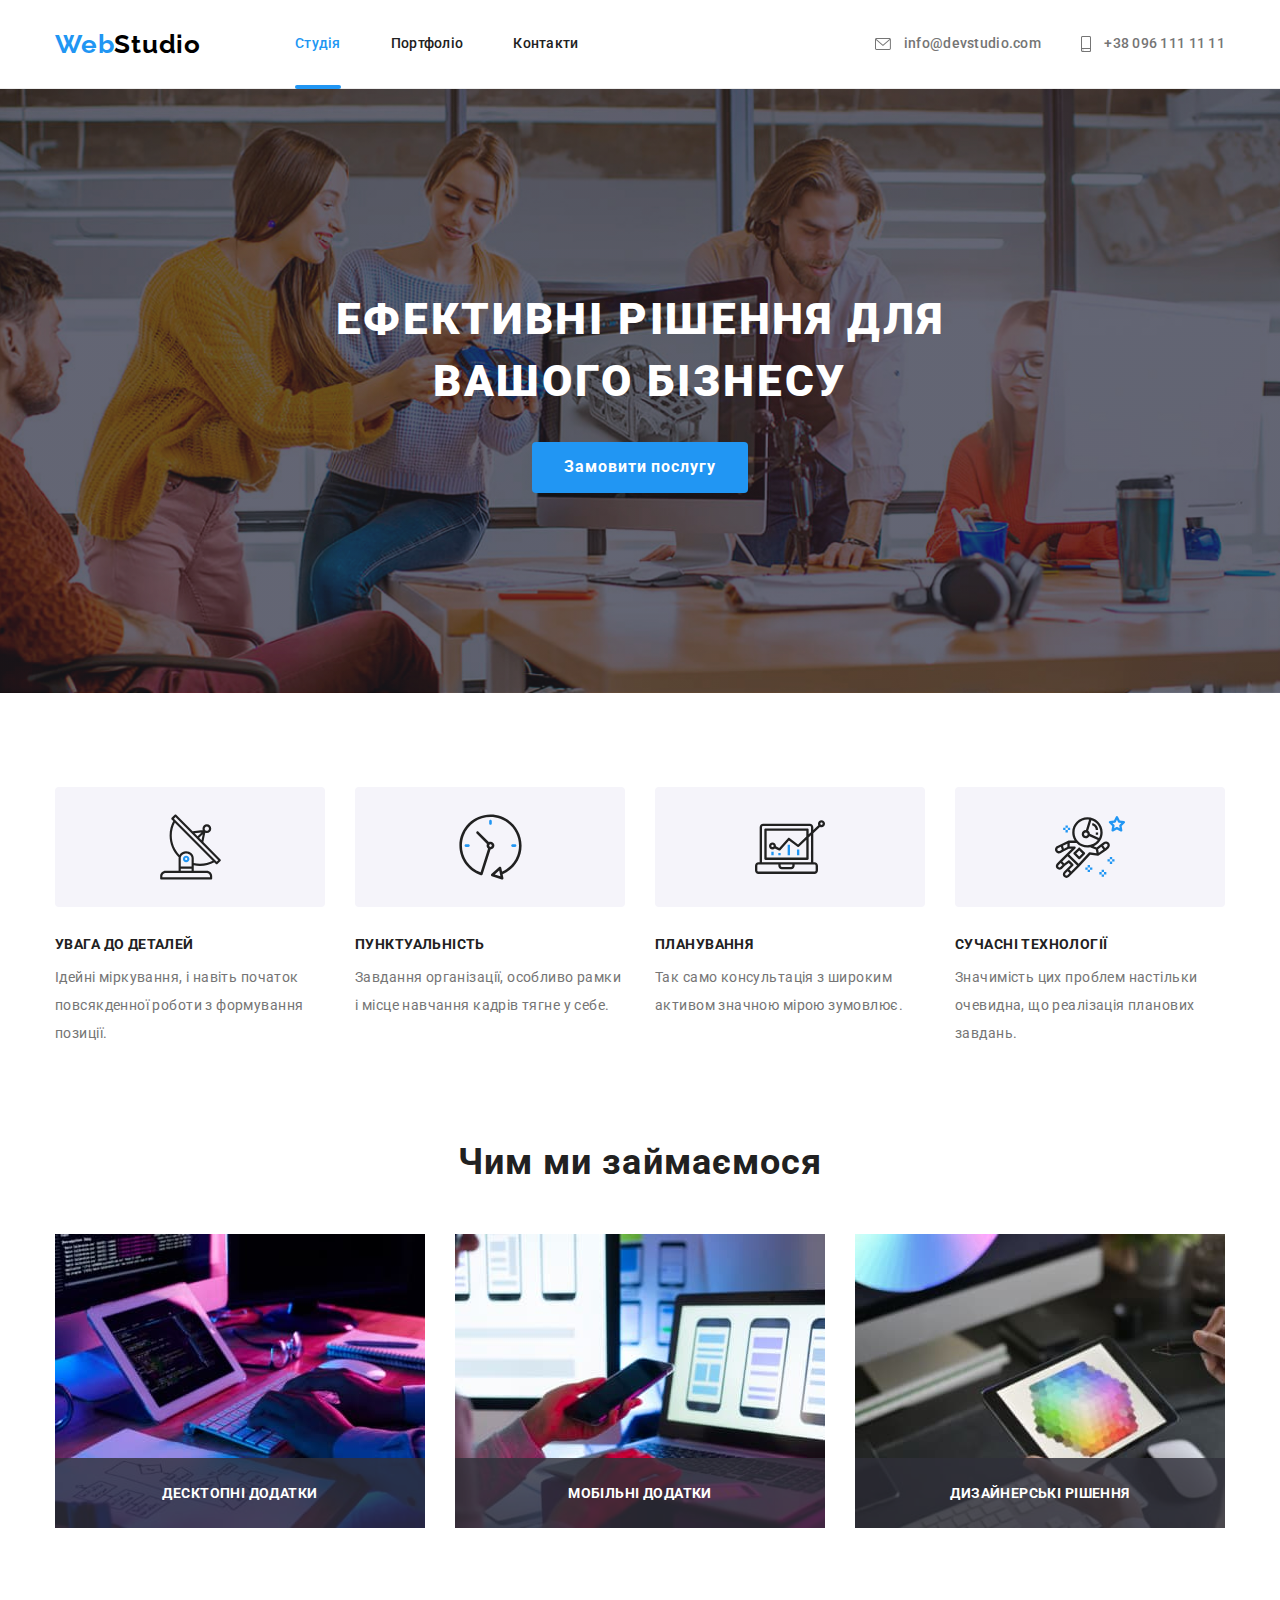
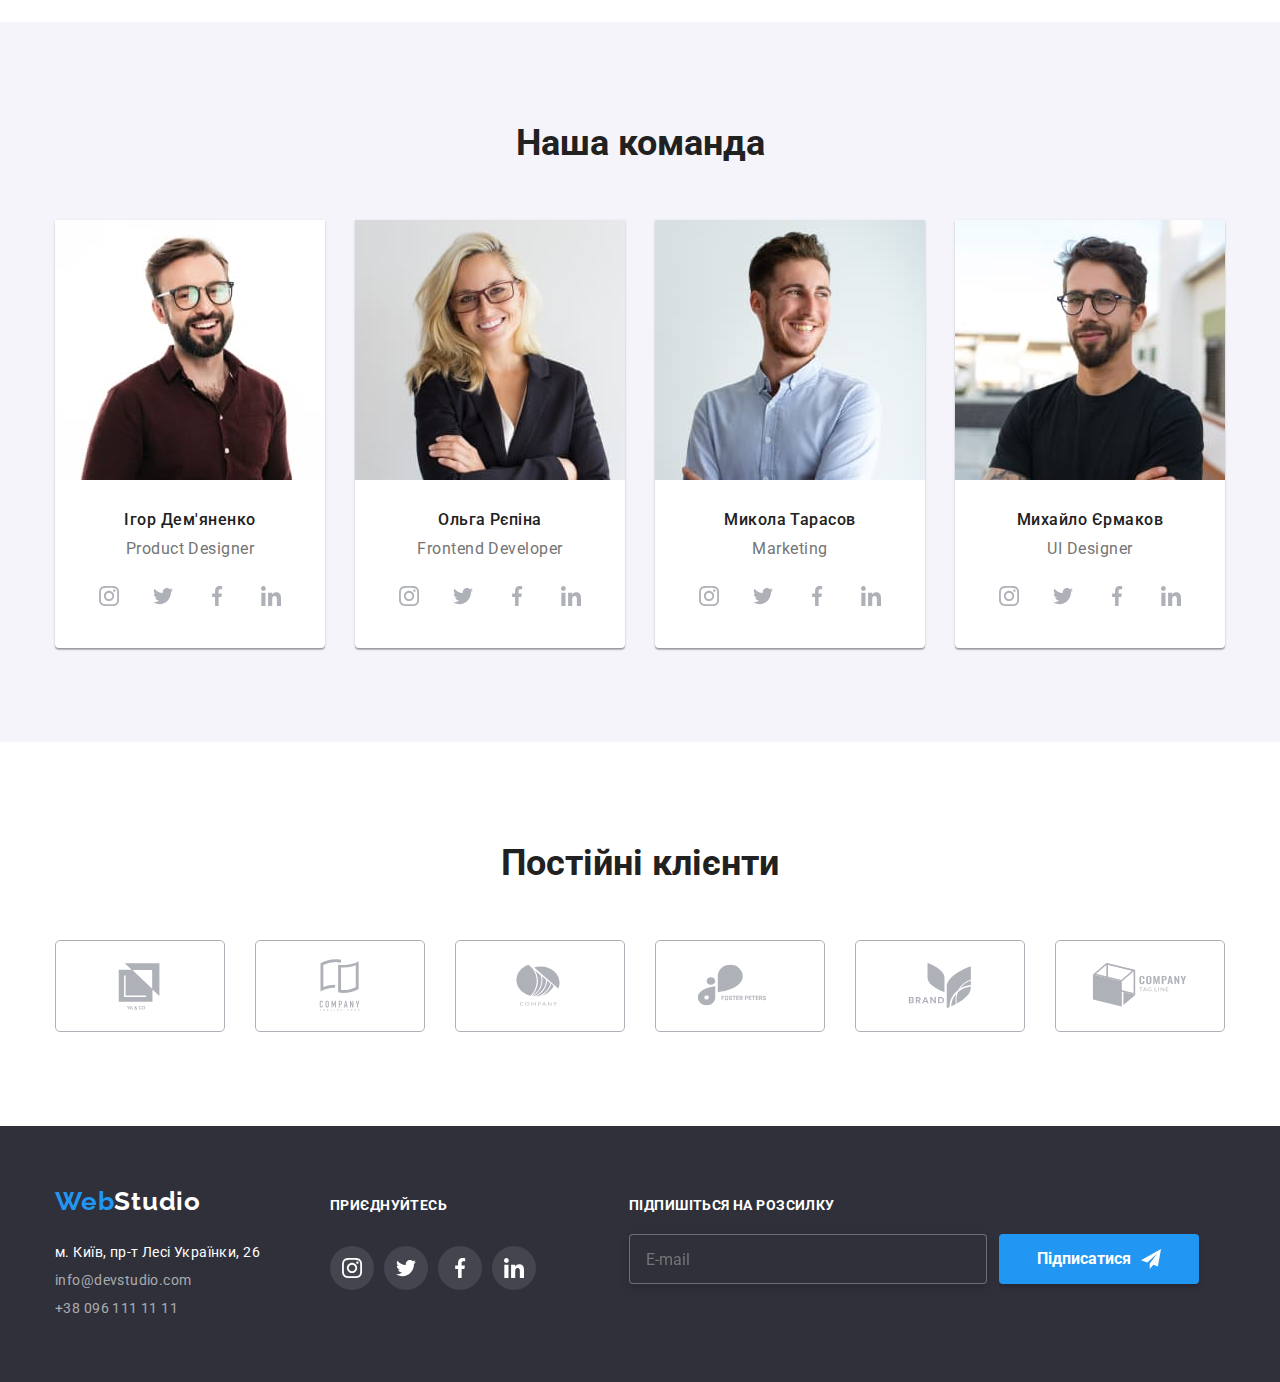
<file: index.html>
<!DOCTYPE html>
<html lang="uk">
  <head>
    <meta charset="UTF-8" />
    <meta http-equiv="X-UA-Compatible" content="IE=edge" />
    <meta name="viewport" content="width=device-width, initial-scale=1.0" />
    <title>Web studio</title>
    <link rel="preconnect" href="https://fonts.googleapis.com" />
    <link rel="preconnect" href="https://fonts.gstatic.com" crossorigin />
    <link
      href="https://fonts.googleapis.com/css2?family=Montserrat:wght@400;700&family=Raleway:wght@700&family=Roboto:wght@400;500;700;900&display=swap"
      rel="stylesheet"
    />
    <link
      rel="stylesheet"
      href="https://cdnjs.cloudflare.com/ajax/libs/modern-normalize/1.0.0/modern-normalize.min.css"
    />
    <link rel="stylesheet" href="./css/main.min.css" />
  </head>
  <body>
    <header class="border">
      <div class="container element">
        <nav class="header-flex">
          <a href="" class="logo-studio"><span class="logo-studio__text">Web</span>Studio</a>
          <ul class="site-nav">
            <li class="site-nav__item"><a href="" class="site-nav__link--current">Студія</a></li>
            <li class="site-nav__item">
              <a href="./portfolio.html " class="site-nav__link">Портфоліо</a>
            </li>
            <li class="site-nav__item"><a href="" class="site-nav__link">Контакти</a></li>
          </ul>
        </nav>
        <ul class="contact-link">
          <li class="contact-link__item">
            <a class="contact-link__mail" href="mailto:info@devstudio.com">
              <svg class="contact-link__icon-envelope" width="16" height="12">
                <use href="./images/symbol-defs.svg#icon-envelope"></use>
              </svg>
              info@devstudio.com
            </a>
          </li>
          <li class="contact-link__item">
            <a class="contact-link__phone" href="tel:+380961111111">
              <svg class="contact-link__icon-envelope" width="10" height="16">
                <use href="./images/symbol-defs.svg#icon-smartphone-1"></use>
              </svg>
              +38 096 111 11 11</a
            >
          </li>
        </ul>
      </div>
    </header>
    <!-- Main -->
    <main>
      <section class="hero">
        <h1 class="hero__title">Ефективні рішення для вашого бізнесу</h1>

        <button data-modal-open class="hero__button" type="button">Замовити послугу</button>
      </section>

      <!-- SECTION 2 -->

      <section class="section">
        <div class="container">
          <h2 class="visually-hidden">Особливості</h2>
          <ul class="section-list">
            <li>
              <div class="button-features">
                <svg class="button-features__icon" width="65" height="70">
                  <use href="./images/symbol-defs.svg#icon-antenna"></use>
                </svg>
              </div>
              <h3 class="section-list__title">Увага до деталей</h3>
              <p class="section-list__caption">
                Ідейні міркування, і навіть початок повсякденної роботи з формування позиції.
              </p>
            </li>

            <li>
              <div class="button-features">
                <svg class="icon" width="65" height="70">
                  <use href="./images/symbol-defs.svg#icon-clock"></use>
                </svg>
              </div>
              <h3 class="section-list__title">Пунктуальність</h3>
              <p class="section-list__caption">
                Завдання організації, особливо рамки і місце навчання кадрів тягне у себе.
              </p>
            </li>

            <li>
              <div class="button-features">
                <svg class="icon" width="70" height="70">
                  <use href="./images/symbol-defs.svg#icon-diagram"></use>
                </svg>
              </div>
              <h3 class="section-list__title">Планування</h3>
              <p class="section-list__caption">
                Так само консультація з широким активом значною мірою зумовлює.
              </p>
            </li>

            <li>
              <div class="button-features">
                <svg class="icon" width="70" height="70">
                  <use href="./images/symbol-defs.svg#icon-astronaut"></use>
                </svg>
              </div>
              <h3 class="section-list__title">Сучасні технології</h3>
              <p class="section-list__caption">
                Значимість цих проблем настільки очевидна, що реалізація планових завдань.
              </p>
            </li>
          </ul>
        </div>
      </section>

      <!-- SECTION 3 -->

      <section class="doing">
        <div class="container">
          <h2 class="doing__title">Чим ми займаємося</h2>
          <ul class="doing-list">
            <li class="doing-list__item">
              <img
                src="./images/box1.jpg"
                alt="Чоловік як друкує текст на комп'ютері"
                width="370"
                height="294"
              />
              <div class="doing-list__title">
                <p class="doing-list__caption">Десктопні додатки</p>
              </div>
            </li>
            <li class="doing-list__item">
              <img src="./images/box2.jpg" alt="Телефон в руці" width="370" height="294" />
              <div class="doing-list__title">
                <p class="doing-list__caption">Мобільні додатки</p>
              </div>
            </li>
            <li class="doing-list__item">
              <img src="./images/box3.jpg" alt="Планшет" width="370" height="294" />
              <div class="doing-list__title">
                <p class="doing-list__caption">Дизайнерські рішення</p>
              </div>
            </li>
          </ul>
        </div>
      </section>

      <!-- SECTION 4 -->

      <section class="members">
        <div class="container">
          <h2 class="members__title">Наша команда</h2>
          <ul class="cards-list">
            <li class="cards-list__position">
              <img class="cards-list__photo" src="./images/img1.jpg" alt="Фото Ігоря" width="270" />
              <div class="cards-list__info">
                <h3 class="cards-list__name">Ігор Дем'яненко</h3>
                <p class="cards-list__content">Product Designer</p>
                <ul class="soc-list">
                  <li class="soc-list__item">
                    <a href="" class="soc-list__link">
                      <svg class="soc-list__icon" width="20" height="20">
                        <use href="./images/symbol-defs.svg#icon-instagram"></use>
                      </svg>
                    </a>
                  </li>
                  <li class="soc-list__item">
                    <a href="" class="soc-list__link">
                      <svg class="soc-list__icon" width="20" height="20">
                        <use href="./images/symbol-defs.svg#icon-twitter"></use>
                      </svg>
                    </a>
                  </li>
                  <li class="soc-list__item">
                    <a href="" class="soc-list__link">
                      <svg class="soc-list__icon" width="20" height="20">
                        <use href="./images/symbol-defs.svg#icon-facebook"></use>
                      </svg>
                    </a>
                  </li>
                  <li class="soc-list__item">
                    <a href="" class="soc-list__link">
                      <svg class="soc-list__icon" width="20" height="20">
                        <use href="./images/symbol-defs.svg#icon-linkedin"></use>
                      </svg>
                    </a>
                  </li>
                </ul>
              </div>
            </li>

            <li class="cards-list__position">
              <img src="./images/img2.jpg" alt="Фото Ольги" width="270" />
              <div class="cards-list__info">
                <h3 class="cards-list__name">Ольга Рєпіна</h3>
                <p class="cards-list__content">Frontend Developer</p>
                <ul class="soc-list">
                  <li class="soc-list__item">
                    <a href="" class="soc-list__link">
                      <svg class="soc-list__icon" width="20" height="20">
                        <use href="./images/symbol-defs.svg#icon-instagram"></use>
                      </svg>
                    </a>
                  </li>
                  <li class="soc-list__item">
                    <a href="" class="soc-list__link">
                      <svg class="soc-list__icon" width="20" height="20">
                        <use href="./images/symbol-defs.svg#icon-twitter"></use>
                      </svg>
                    </a>
                  </li>
                  <li class="soc-list__item">
                    <a href="" class="soc-list__link">
                      <svg class="soc-list__icon" width="20" height="20">
                        <use href="./images/symbol-defs.svg#icon-facebook"></use>
                      </svg>
                    </a>
                  </li>
                  <li class="soc-list__item">
                    <a href="" class="soc-list__link">
                      <svg class="soc-list__icon" width="20" height="20">
                        <use href="./images/symbol-defs.svg#icon-linkedin"></use>
                      </svg>
                    </a>
                  </li>
                </ul>
              </div>
            </li>

            <li class="cards-list__position">
              <img src="./images/img3.jpg" alt="Фото Миколи" width="270" />
              <div class="cards-list__info">
                <h3 class="cards-list__name">Микола Тарасов</h3>
                <p class="cards-list__content">Marketing</p>
                <ul class="soc-list">
                  <li class="soc-list__item">
                    <a href="" class="soc-list__link">
                      <svg class="soc-list__icon" width="20" height="20">
                        <use href="./images/symbol-defs.svg#icon-instagram"></use>
                      </svg>
                    </a>
                  </li>
                  <li class="soc-list__item">
                    <a href="" class="soc-list__link">
                      <svg class="soc-list__icon" width="20" height="20">
                        <use href="./images/symbol-defs.svg#icon-twitter"></use>
                      </svg>
                    </a>
                  </li>
                  <li class="soc-list__item">
                    <a href="" class="soc-list__link">
                      <svg class="soc-list__icon" width="20" height="20">
                        <use href="./images/symbol-defs.svg#icon-facebook"></use>
                      </svg>
                    </a>
                  </li>
                  <li class="soc-list__item">
                    <a href="" class="soc-list__link">
                      <svg class="soc-list__icon" width="20" height="20">
                        <use href="./images/symbol-defs.svg#icon-linkedin"></use>
                      </svg>
                    </a>
                  </li>
                </ul>
              </div>
            </li>

            <li class="cards-list__position">
              <img src="./images/img4.jpg" alt="Фото Михайла" width="270" />
              <div class="cards-list__info">
                <h3 class="cards-list__name">Михайло Єрмаков</h3>
                <p class="cards-list__content">UI Designer</p>
                <ul class="soc-list">
                  <li class="soc-list__item">
                    <a href="" class="soc-list__link">
                      <svg class="soc-list__icon" width="20" height="20">
                        <use href="./images/symbol-defs.svg#icon-instagram"></use>
                      </svg>
                    </a>
                  </li>
                  <li class="soc-list__item">
                    <a href="" class="soc-list__link">
                      <svg class="soc-list__icon" width="20" height="20">
                        <use href="./images/symbol-defs.svg#icon-twitter"></use>
                      </svg>
                    </a>
                  </li>
                  <li class="soc-list__item">
                    <a href="" class="soc-list__link">
                      <svg class="soc-list__icon" width="20" height="20">
                        <use href="./images/symbol-defs.svg#icon-facebook"></use>
                      </svg>
                    </a>
                  </li>
                  <li class="soc-list__item">
                    <a href="" class="soc-list__link">
                      <svg class="soc-list__icon" width="20" height="20">
                        <use href="./images/symbol-defs.svg#icon-linkedin"></use>
                      </svg>
                    </a>
                  </li>
                </ul>
              </div>
            </li>
          </ul>
        </div>
      </section>

      <!-- section 5 -->

      <section class="clients">
        <div class="container">
          <h2 class="clients-title">Постійні клієнти</h2>
          <ul class="clients-list">
            <li class="clients-list__item">
              <a href="" class="clients-list__link">
                <svg class="clients-list__icon" width="106" height="60">
                  <use href="./images/symbol-defs.svg#icon-yako"></use>
                </svg>
              </a>
            </li>
            <li class="clients-list__item">
              <a href="" class="clients-list__link">
                <svg class="clients-list__icon" width="106" height="60">
                  <use href="./images/symbol-defs.svg#icon-Logo1"></use>
                </svg>
              </a>
            </li>
            <li class="clients-list__item">
              <a href="" class="clients-list__link">
                <svg class="clients-list__icon" width="106" height="60">
                  <use href="./images/symbol-defs.svg#icon-Logo2"></use>
                </svg>
              </a>
            </li>
            <li class="clients-list__item">
              <a href="" class="clients-list__link">
                <svg class="clients-list__icon" width="106" height="60">
                  <use href="./images/symbol-defs.svg#icon-Logo3"></use>
                </svg>
              </a>
            </li>
            <li class="clients-list__item">
              <a href="" class="clients-list__link">
                <svg class="clients-list__icon" width="106" height="60">
                  <use href="./images/symbol-defs.svg#icon-Logo4"></use>
                </svg>
              </a>
            </li>
            <li class="clients-list__item">
              <a href="" class="clients-list__link">
                <svg class="clients-list__icon" width="106" height="60">
                  <use href="./images/symbol-defs.svg#icon-Logo5"></use>
                </svg>
              </a>
            </li>
          </ul>
        </div>
      </section>
    </main>

    <!-- Footer -->

    <footer class="footer">
      <div class="container">
        <div class="footer-general-box">
          <div class="footer-box-one">
            <a href="" class="logo-studio footer__logo-studio"><span class="logo-studio__text">Web</span>Studio</a>
            <address class="adress-link">
              <ul class="footer-meta">
                <li>
                  <a
                    class="footer-meta__info"
                    href="https://goo.gl/maps/cbM9uBvSBdMhVS7k8"
                    rel="noreferrer nofollow noopener"
                    target="_blank"
                    >м. Київ, пр-т Лесі Українки, 26</a
                  >
                </li>
                <li>
                  <a class="footer-meta__link footer-meta__link--upper" href="mailto:info@devstudio.com">info@devstudio.com</a>
                </li>
                <li><a class="footer-meta__link" href="tel:+380961111111">+38 096 111 11 11</a></li>
              </ul>
            </address>
          </div>

          <div class="footer-box-two">
            <h2 class="footer-social-title">ПРИЄДНУЙТЕСЬ</h2>
            <ul class="footer-social">
              <li class="footer-social__list">
                <a href="" class="footer-social__link">
                  <svg class="footer-social__icon" width="20" height="20">
                    <use href="./images/symbol-defs.svg#icon-instagram"></use>
                  </svg>
                </a>
              </li>
              <li class="footer-social__list">
                <a href="" class="footer-social__link">
                  <svg class="footer-social__icon" width="20" height="20">
                    <use href="./images/symbol-defs.svg#icon-twitter"></use>
                  </svg>
                </a>
              </li>
              <li class="footer-social__list">
                <a href="" class="footer-social__link">
                  <svg class="footer-social__icon" width="20" height="20">
                    <use href="./images/symbol-defs.svg#icon-facebook"></use>
                  </svg>
                </a>
              </li>
              <li class="footer-social__list">
                <a href="" class="footer-social__link">
                  <svg class="footer-social__icon" width="20" height="20">
                    <use href="./images/symbol-defs.svg#icon-linkedin"></use>
                  </svg>
                </a>
              </li>
            </ul>
          </div>
          <div class="footer-three-box">
            <p class="footer-field-label">Підпишіться на розсилку</p>
            <form class="footer-form">
              <label class="footer-form__field">
                <span class="visually-hidden">Email</span>
                <input
                  class="footer-form__input"
                  type="text"
                  name="email"
                  id="email"
                  placeholder="E-mail"
                />
              </label>

              <button type="submit" class="footer-button">
                Підписатися
                <svg class="footer-button__icon" width="20px" height="20px">
                  <use href="./images/symbol-defs.svg#icon-icon-send"></use>
                </svg>
              </button>
            </form>
          </div>
        </div>
      </div>
    </footer>

    <!-- Modal Window -->

    <div class="backdrop is-hidden" data-modal>
      <div class="modal">
        <button type="button" class="modal-button" data-modal-close>
          <svg class="modal-button__close" width="18px" height="18px">
            <use class="modal-button__item" href="./images/symbol-defs.svg#icon-close-black-18dp"></use>
          </svg>
        </button>

        <form class="js-form js-speaker-form" autocomplete="on">
          <p class="js-form__title">Залиште свої дані, ми вам передзвонимо</p>

          <div class="js-form__field">
            <label class="js-form__label" for="name">Ім'я</label>
            <div class="js-form__relative-for-svg">
              <input class="js-form__input" type="text" name="user name" id="name" />
              <svg class="js-form__icon" width="18px" height="18px">
                <use href="./images/symbol-defs.svg#icon-person-black"></use>
              </svg>
            </div>
          </div>

          <div class="js-form__field">
            <label class="js-form__label" for="tel">Телефон</label>
            <div class="js-form__relative-for-svg">
              <input class="js-form__input" type="tel" name="phone_number" id="tel" />
              <svg class="js-form__icon" width="18px" height="18px">
                <use href="./images/symbol-defs.svg#icon-phone-black"></use>
              </svg>
            </div>
          </div>

          <div class="js-form__field">
            <label class="js-form__label" for="mail">Пошта</label>
            <div class="js-form__relative-for-svg">
              <input class="js-form__input" type="email" name="email" id="mail" />
              <svg class="js-form__icon" width="18px" height="18px">
                <use href="./images/symbol-defs.svg#icon-email-black"></use>
              </svg>
            </div>
          </div>

          <div class="js-form__field textarea">
            <label class="js-form__label" for="comment">Коментар</label>
            <textarea
              class="js-form__comment-textarea"
              name="comment"
              rows="10"
              id="comment"
              placeholder="Введіть текст"
            ></textarea>
          </div>

          <div class="js-checkbox">
            <label class="js-checkbox__label"
              ><input class="js-checkbox__input" type="checkbox" name="policy" />
              <span class="js-checkbox__check-mark">
                <svg class="js-checkbox__vector">
                  <use class="js-checkbox__icon" href="./images/symbol-defs.svg#icon-icon-check-1"></use>
                </svg> </span
              >Погоджуюся з розсилкою та приймаю

              <a class="js-checkbox__link" href="#"> Умови договору</a>
            </label>
          </div>

          
          <button class="form-submit-button" type="submit">Відправити</button>
        </form>
      </div>
    </div>

    <script src="./js/modal.js"></script>
  </body>
</html>
</file>
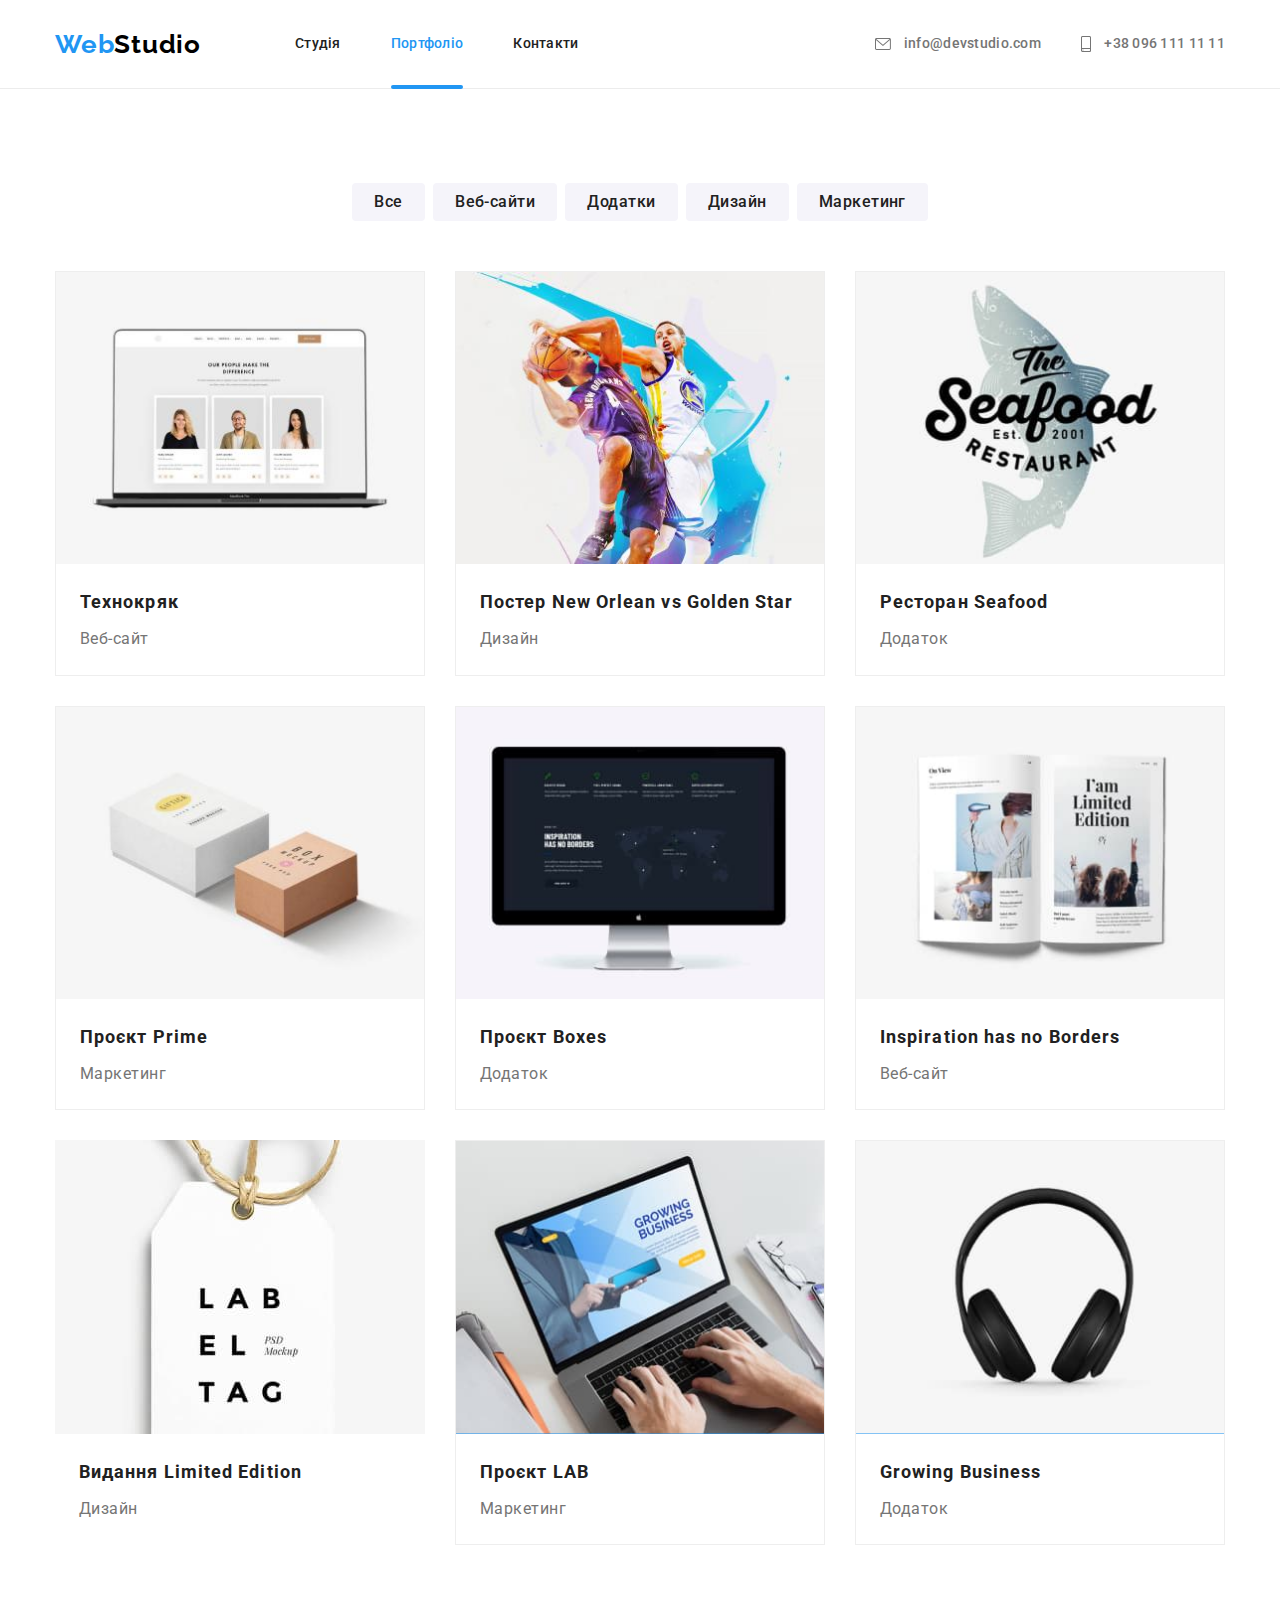
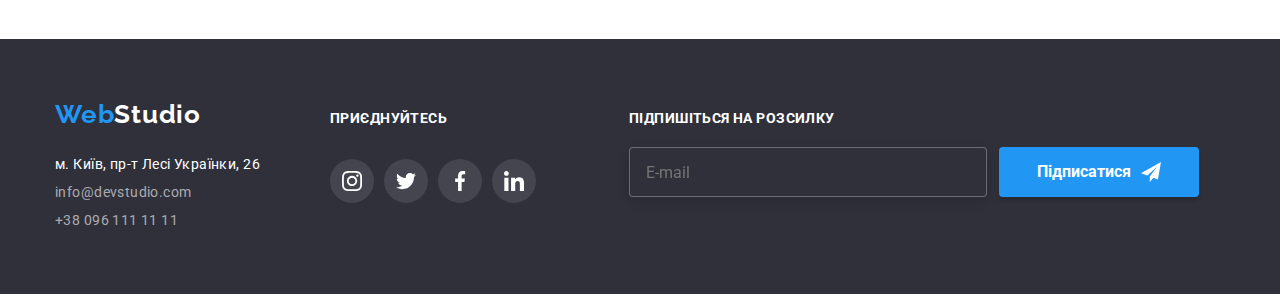
<file: portfolio.html>
<!DOCTYPE html>
<html lang="uk">
  <head>
    <meta charset="UTF-8" />
    <meta http-equiv="X-UA-Compatible" content="IE=edge" />
    <meta name="viewport" content="width=device-width, initial-scale=1.0" />
    <title>Portfolio</title>
    <link rel="preconnect" href="https://fonts.googleapis.com" />
    <link rel="preconnect" href="https://fonts.gstatic.com" crossorigin />
    <link
      href="https://fonts.googleapis.com/css2?family=Montserrat:wght@400;700&family=Raleway:wght@700&family=Roboto:wght@400;500;700;900&display=swap"
      rel="stylesheet"
    />
    <link
      rel="stylesheet"
      href="https://cdnjs.cloudflare.com/ajax/libs/modern-normalize/1.0.0/modern-normalize.min.css"
    />
    <link rel="stylesheet" href="./css/styles.css" />
  </head>
  <body>
    <header class="border">
      <div class="container element">
        <nav class="header-flex">
          <a href="" class="logo-studio"><span class="logo-studio__text">Web</span>Studio</a>
          <ul class="site-nav">
            <li class="site-nav__item"><a href="./index.html " class="site-nav__link">Студія</a></li>
            <li class="site-nav__item">
              <a href="" class="site-nav__link--current">Портфоліо</a>
            </li>
            <li class="site-nav__item"><a href="" class="site-nav__link">Контакти</a></li>
          </ul>
        </nav>
        <ul class="contact-link">
          <li class="contact-link__item">
            <a class="contact-link__mail" href="mailto:info@devstudio.com">
              <svg class="contact-link__icon-envelope" width="16" height="12">
                <use href="./images/symbol-defs.svg#icon-envelope"></use>
              </svg>
              info@devstudio.com
            </a>
          </li>
          <li class="contact-link__item">
            <a class="contact-link__phone" href="tel:+380961111111">
              <svg class="contact-link__icon-envelope" width="10" height="16">
                <use href="./images/symbol-defs.svg#icon-smartphone-1"></use>
              </svg>
              +38 096 111 11 11</a
            >
          </li>
        </ul>
      </div>
    </header>
    <main>
      <section class="promo">
        <div class="container">
          <h1 class="visually-hidden">Portfolio</h1>
          <ul class="buttons-set">
            <li><button type="button" class="buttons-set__item">Все</button></li>
            <li><button type="button" class="buttons-set__item">Веб-сайти</button></li>
            <li><button type="button" class="buttons-set__item">Додатки</button></li>
            <li><button type="button" class="buttons-set__item">Дизайн</button></li>
            <li><button type="button" class="buttons-set__item">Маркетинг</button></li>
          </ul>

          <ul class="cards-set">
            <li class="cards-set__item">
              <a class="cards-set__link" href="">
                <div class="cards-set__thumb">
                  <img src="./images/img-portf1.jpg" width="370" alt="Сторінка веб-сайту" />
                  <p class="cards-set__description">
                    Ресурс пропонує комплексні пропозиції з різним рівнем функціоналу та сервісів.
                    Все це дозволить відвідувачу отримати вичерпні відомості про компанію чи
                    приватну особу.
                  </p>
                </div>

                <div class="cards-set__part">
                  <h2 class="cards-set__caption">Технокряк</h2>
                  <p class="cards-set__title">Веб-сайт</p>
                </div>
              </a>
            </li>


            <li class="cards-set__item">
              <a class="cards-set__link" href="">
                <div class="cards-set__thumb">
                  <img src="./images/img-portf2.jpg" width="370" alt="Гра в баскетбол" />
                  <p class="cards-set__description">
                    Ресурс пропонує комплексні пропозиції з різним рівнем функціоналу та сервісів.
                    Все це дозволить відвідувачу отримати вичерпні відомості про компанію чи
                    приватну особу.
                  </p>
                </div>
                <div class="cards-set__part">
                  <h2 class="cards-set__caption">Постер New Orlean vs Golden Star</h2>
                  <p class="cards-set__title">Дизайн</p>
                </div>
              </a>
            </li>
            <li class="cards-set__item">
              <a class="cards-set__link href="">
                <div class="cards-set__thumb">
                  <img src="./images/img-portf3.jpg" width="370" alt="Логотип ресторану" />
                  <p class="cards-set__description">
                    Ресурс пропонує комплексні пропозиції з різним рівнем функціоналу та сервісів.
                    Все це дозволить відвідувачу отримати вичерпні відомості про компанію чи
                    приватну особу.
                  </p>
                </div>
                <div class="cards-set__part">
                  <h2 class="cards-set__caption">Ресторан Seafood</h2>
                  <p class="cards-set__title">Додаток</p>
                </div>
              </a>
            </li>
            <li class="cards-set__item">
              <a class="cards-set__link" href="">
                <div class="cards-set__thumb">
                  <img src="./images/img-portf4.jpg" width="370" alt="Дві коробки" />
                  <p class="cards-set__description">
                    Ресурс пропонує комплексні пропозиції з різним рівнем функціоналу та сервісів.
                    Все це дозволить відвідувачу отримати вичерпні відомості про компанію чи
                    приватну особу.
                  </p>
                </div>
                <div class="cards-set__part">
                  <h2 class="cards-set__caption">Проєкт Prime</h2>
                  <p class="cards-set__title">Маркетинг</p>
                </div>
              </a>
            </li>
            <li class="cards-set__item">
              <a class="cards-set__link" href="">
                <div class="cards-set__thumb">
                  <img src="./images/img-portf5.jpg" width="370" alt="Монітор" />
                  <p class="cards-set__description">
                    Ресурс пропонує комплексні пропозиції з різним рівнем функціоналу та сервісів.
                    Все це дозволить відвідувачу отримати вичерпні відомості про компанію чи
                    приватну особу.
                  </p>
                </div>
                <div class="cards-set__part">
                  <h2 class="cards-set__caption">Проєкт Boxes</h2>
                  <p class="cards-set__title">Додаток</p>
                </div>
              </a>
            </li>
            <li class="cards-set__item">
              <a class="cards-set__link" href="">
                <div class="cards-set__thumb">
                  <img src="./images/img-portf6.jpg" width="370" alt="Журнал" />
                  <p class="cards-set__description">
                    Ресурс пропонує комплексні пропозиції з різним рівнем функціоналу та сервісів.
                    Все це дозволить відвідувачу отримати вичерпні відомості про компанію чи
                    приватну особу.
                  </p>
                </div>
                <div class="cards-set__part">
                  <h2 class="cards-set__caption">Inspiration has no Borders</h2>
                  <p class="cards-set__title">Веб-сайт</p>
                </div>
              </a>
            </li>
            <li class="cards-set__item>
              <a class="cards-set__link" href="">
                <div class="cards-set__thumb">
                  <img src="./images/img-portf7.jpg" width="370" alt="Логотип" />
                  <p class="cards-set__description">
                    Ресурс пропонує комплексні пропозиції з різним рівнем функціоналу та сервісів.
                    Все це дозволить відвідувачу отримати вичерпні відомості про компанію чи
                    приватну особу.
                  </p>
                </div>
                <div class="cards-set__part">
                  <h2 class="cards-set__caption">Видання Limited Edition</h2>
                  <p class="cards-set__title">Дизайн</p>
                </div>
              </a>
            </li>
            <li class="cards-set__item">
              <a class="cards-set__link" href="">
                <div class="cards-set__thumb">
                  <img
                    src="./images/img-portf8.jpg"
                    width="370"
                    alt="Руки на клавіатурі ноутбука"
                  />
                  <p class="cards-set__description">
                    Ресурс пропонує комплексні пропозиції з різним рівнем функціоналу та сервісів.
                    Все це дозволить відвідувачу отримати вичерпні відомості про компанію чи
                    приватну особу.
                  </p>
                </div>
                <div class="cards-set__part">
                  <h2 class="cards-set__caption">Проєкт LAB</h2>
                  <p class="cards-set__title">Маркетинг</p>
                </div>
              </a>
            </li>
            <li class="cards-set__item">
              <a class="cards-set__link" href="">
                <div class="cards-set__thumb">
                  <img src="./images/img-portf9.jpg" width="370" alt="Навушники" />
                  <p class="cards-set__description">
                    Ресурс пропонує комплексні пропозиції з різним рівнем функціоналу та сервісів.
                    Все це дозволить відвідувачу отримати вичерпні відомості про компанію чи
                    приватну особу.
                  </p>
                </div>
                <div class="cards-set__part">
                  <h2 class="cards-set__caption">Growing Business</h2>
                  <p class="cards-set__title">Додаток</p>
                </div>
              </a>
            </li>
          </ul>
        </div>
      </section>
    </main>
    <footer class="footer">
      <div class="container">
        <div class="footer-general-box">
          <div class="footer-box-one">
            <a href="" class="logo-studio footer__logo-studio"><span class="logo-studio__text">Web</span>Studio</a>
            <address class="adress-link">
              <ul class="footer-meta">
                <li>
                  <a
                    class="footer-meta__info"
                    href="https://goo.gl/maps/cbM9uBvSBdMhVS7k8"
                    rel="noreferrer nofollow noopener"
                    target="_blank"
                    >м. Київ, пр-т Лесі Українки, 26</a
                  >
                </li>
                <li>
                  <a class="footer-meta__link footer-meta__link--upper" href="mailto:info@devstudio.com">info@devstudio.com</a>
                </li>
                <li><a class="footer-meta__link" href="tel:+380961111111">+38 096 111 11 11</a></li>
              </ul>
            </address>
          </div>

          <div class="footer-box-two">
            <h2 class="footer-social-title">ПРИЄДНУЙТЕСЬ</h2>
            <ul class="footer-social">
              <li class="footer-social__list">
                <a href="" class="footer-social__link">
                  <svg class="footer-social__icon" width="20" height="20">
                    <use href="./images/symbol-defs.svg#icon-instagram"></use>
                  </svg>
                </a>
              </li>
              <li class="footer-social__list">
                <a href="" class="footer-social__link">
                  <svg class="footer-social__icon" width="20" height="20">
                    <use href="./images/symbol-defs.svg#icon-twitter"></use>
                  </svg>
                </a>
              </li>
              <li class="footer-social__list">
                <a href="" class="footer-social__link">
                  <svg class="footer-social__icon" width="20" height="20">
                    <use href="./images/symbol-defs.svg#icon-facebook"></use>
                  </svg>
                </a>
              </li>
              <li class="footer-social__list">
                <a href="" class="footer-social__link">
                  <svg class="footer-social__icon" width="20" height="20">
                    <use href="./images/symbol-defs.svg#icon-linkedin"></use>
                  </svg>
                </a>
              </li>
            </ul>
          </div>
          <div class="footer-three-box">
            <p class="footer-field-label">Підпишіться на розсилку</p>
            <form class="footer-form">
              <label class="footer-form__field">
                <span class="visually-hidden">Email</span>
                <input
                  class="footer-form__input"
                  type="text"
                  name="email"
                  id="email"
                  placeholder="E-mail"
                />
              </label>

              <button type="submit" class="footer-button">
                Підписатися
                <svg class="footer-button__icon" width="20px" height="20px">
                  <use href="./images/symbol-defs.svg#icon-icon-send"></use>
                </svg>
              </button>
            </form>
          </div>
        </div>
      </div>
    </footer>
  </body>
</html>
</file>
<file: css/styles.css>
:root {
  --primary-text-color: #757575;
  --title-text-color: #000;
  --secondary-title-color: #212121;
  --accent-color: #2196f3;
  --secondary-color: #ffffff;
  --primary-background-color: #ffffff;
  --secondary-background-color: #f5f4fa;
  --third-background-color: #2f303a;
  --white-transparent-color: rgba(255, 255, 255, 0.6);
  --fourth-background-color: rgba(245, 244, 250, 1);
  --fifth-background-color: rgba(255, 255, 255, 1);
  --border-color: #eeeeee;
  --secondary-border-color: rgba(236, 236, 236, 1);
  --icon-color: rgba(175, 177, 184, 1);
  --button-hero-colour: rgba(33, 150, 243, 1);
  --button-hero-active: rgba(24, 140, 232, 1);
  --footer-icons-bgc: rgba(255, 255, 255, 0.1);
  --modal-button: rgba(24, 140, 232, 1);
  --check-mark-color: rgba(33, 33, 33, 1);
  --backdrop-bgc: rgba(0, 0, 0, 0.2);
}

*,
*::before,
*::after {
  box-sizing: border-box;
}

h1,
h2,
h3,
h4,
h5,
h6,
p,
ul {
  margin: 0;
  padding: 0;
}

body {
  color:var(--primary-text-color);
  background-color:var(--secondary-background-color);
  font-family: 'Roboto', sans-serif;
  font-size: 16px;
  font-weight: 400;
  line-height: 1.5;
}
.container {
  margin-left: auto;
  margin-right: auto;
  padding-left: 15px;
  padding-right: 15px;
  width: 1200px;
}

ul {
  list-style: none;
}
header {
  background-color: var(--secondary-color);
  font-weight: 500;
  line-height: 1.2;
}
img {
  display: block;
  max-width: 100%;
  height: auto;
}

a {
  text-decoration: none;
}
.visually-hidden {
  position: absolute;
  white-space: nowrap;
  width: 1px;
  height: 1px;
  overflow: hidden;
  border: 0;
  padding: 0;
  clip: rect(0 0 0 0);
  clip-path: inset(50%);
  margin: -1px;
}

/* header */

.element {
  display: flex;
  justify-content: center;
}

.border {
  border-bottom: 1px solid var(--secondary-border-color);
}

.logo-studio {
  display: flex;
  align-items: center;

  color: var(--title-text-color);
  font-family: 'Raleway', sans-serif;
  font-weight: 700;
  font-size: 26px;
  line-height: 1.2;
  letter-spacing: 0.03em;
}

.logo-studio__text {
  color: var(--accent-color);
}

.site-nav__link {
  display: block;
  color: var(--secondary-title-color);
  text-decoration: none;
  padding-top: 36px;
  padding-bottom: 36px;
  transition: color 250ms cubic-bezier(0.4, 0, 0.2, 1);
}
.site-nav__link:hover,
.site-nav__link:focus {
  color: var(--accent-color);
}

.site-nav__link--current {
  position: relative;
  top: 41%;

  color: var(--accent-color);
}
.site-nav__link--current::after {
  position: absolute;
  left: 0px;
  bottom: -38px;
  display: block;
  content: '';
  width: 100%;
  height: 4px;
  background-color: var(--button-hero-colour);
  border-radius: 2px;
}

.site-nav {
  display: flex;
  font-weight: 500;
  font-size: 14px;
  line-height: 1.14;
  letter-spacing: 0.02em;
  margin-left: 94px;
  gap: 50px;
}

.contact-link {
  display: flex;
  align-items: center;
  margin-left: auto;
  padding-top: 36px;
  padding-bottom: 36px;

  font-weight: 500;
  font-size: 14px;
  line-height: 1.14;
  letter-spacing: 0.02em;
}

.contact-link__mail {
  transition: color 250ms cubic-bezier(0.4, 0, 0.2, 1);
}
.contact-link .phone {
  transition: color 250ms cubic-bezier(0.4, 0, 0.2, 1);
}

.contact-link__item + .contact-link__item {
  margin-left: 40px;
}

.contact-link__mail,
.contact-link__phone {
  color: inherit;
  text-decoration: none;
}
.contact-link__mail:hover,
.contact-link__mail:focus {
  color: var(--accent-color);
}
.contact-link__phone:hover,
.contact-link__phone:focus {
  color: var(--accent-color);
}

.header-flex {
  display: flex;
}
.contact-link__icon-envelope {
  vertical-align: middle;
  margin-right: 10px;
  fill: currentColor;
}

/* main */

/* hero */

.hero {
  background-image: linear-gradient(rgba(47, 48, 58, 0.4), rgba(47, 48, 58, 0.4)),
    url(../images/Img.jpg);

  background-size: cover;
  background-position: center;
  background-repeat: no-repeat;
  text-align: center;
  padding: 200px 0;
  max-width: 1600px;
  margin: 0 auto;
}
.hero__title {
  margin-bottom: 30px;

  color: var(--secondary-color);
  font-weight: 900;
  font-size: 44px;
  line-height: 1.4;
  letter-spacing: 0.06em;
  text-transform: uppercase;
  max-width: 696px;
  margin-left: auto;
  margin-right: auto;
}

.hero__button {
  display: inline-block;
  min-width: 216px;
  border-radius: 4px;
  padding: 10px 32px;

  color: var(--secondary-color);

  background-color: var(--button-hero-colour);
  border: none;
  font-family: inherit;
  font-weight: 700;
  font-size: 16px;
  line-height: 1.9;
  letter-spacing: 0.06em;
  cursor: pointer;
  transition: background-color 250ms cubic-bezier(0.4, 0, 0.2, 1);
}

.hero__button:hover,
.hero__button:focus {
  background-color: var(--button-hero-active);
}

/* section2 */

.section {
  padding-top: 94px;
  padding-bottom: 94px;
}
.section-list {
  display: flex;
  gap: 30px;
}

.section-list__title {
  margin-bottom: 10px;

  color: var(--secondary-title-color);
  font-size: 14px;
  line-height: 1.14;
  letter-spacing: 0.03em;
  text-transform: uppercase;
}
.section-list__caption {
  margin-bottom: 0px;

  font-size: 14px;
  line-height: 2;
  letter-spacing: 0.03em;
}

.button-features {
  display: flex;
  align-items: center;
  justify-content: center;

  background-color: var(--fourth-background-color);
  width: 270px;
  height: 120px;
  border: none;
  margin-bottom: 30px;
  border: 4px;
  border-radius: 4px;
}

/* section 3 */

.doing {
  padding-bottom: 94px;
}
.doing-list {
  display: flex;
  gap: 30px;
}

.doing-list__item {
  position: relative;
  width: calc((100% - 60px) / 3);
}
.doing__title {
  text-align: center;
  font-size: 36px;
  line-height: 1.2;
  text-align: center;
  letter-spacing: 0.03em;
  margin-bottom: 50px;
  color: var(--secondary-title-color);
}

.doing-list__title {
  width: 100%;
  height: 70px;
  background-color: rgba(47, 48, 58, 0.8);
  position: absolute;
  bottom: -17%;
  display: flex;
  align-items: center;
  justify-content: center;
}

.doing-list__caption {
  font-weight: 700;
  font-size: 14px;
  line-height: 1.2;
  letter-spacing: 0.03em;
  color: var(--primary-background-color);
  text-transform: uppercase;
  text-align: center;
}

.doing-list__title {
  margin-bottom: 50px;
  color: var(--secondary-title-color);
  font-size: 36px;
  line-height: 1.17;
  letter-spacing: 0.03em;
}

/* section 4 */

.cards-list {
  display: flex;
  gap: 30px;
}

.members {
  padding-top: 94px;
  padding-bottom: 94px;
  background-color: var(--secondary-background-color);
}
.members__title {
  margin-bottom: 50px;
  text-align: center;

  color: var(--secondary-title-color);
  font-size: 36px;
}

.cards-list__info {
  padding-top: 30px;
  padding-bottom: 30px;
}

.cards-list__name {
  text-align: center;
  margin-bottom: 10px;
  color: var(--secondary-title-color);
  font-weight: 500;
  font-size: 16px;
  line-height: 1.2;
  letter-spacing: 0.03em;
}
.cards-list__position {
  width: calc((100%-90px) / 4);
  background-color: var(--fifth-background-color);
  box-shadow: 0px 1px 3px rgba(0, 0, 0, 0.12), 0px 1px 1px rgba(0, 0, 0, 0.14),
    0px 2px 1px rgba(0, 0, 0, 0.2);
  border-radius: 0px 0px 4px 4px;
}

.cards-list__content {
  text-align: center;
  font-size: 16px;
  line-height: 1.2;
  letter-spacing: 0.03em;
  margin-bottom: 16px;
}

.soc-list {
  display: flex;
  justify-content: center;
  gap: 10px;
}
.soc-list__link {
  width: 44px;
  height: 44px;
  display: flex;
  align-items: center;
  justify-content: center;
  border-radius: 50%;
  transition: background-color 250ms cubic-bezier(0.4, 0, 0.2, 1);
}
.soc-list__icon {
  fill: var(--icon-color);
  transition: fill 250ms cubic-bezier(0.4, 0, 0.2, 1);
}

.soc-list__link:hover,
.soc-list__link:focus {
  background-color: var(--accent-color);
}
.soc-list__link:hover .soc-list__icon,
.soc-list__link:focus .soc-list__icon {
  fill: var(--secondary-color);
}

/* section 5 */

.clients-title {
  margin-bottom: 50px;
  text-align: center;
  color: var(--secondary-title-color);
  font-size: 36px;
}

.clients {
  padding-top: 94px;
  padding-bottom: 94px;
}

.clients-list__item {
  width: calc((100%-150px) / 6);
}

.clients-list__link {
  width: 100%;
  height: 92px;
  border: 1px solid var(--icon-color);
  display: flex;
  align-items: center;
  justify-content: center;
  border-radius: 5px;
  fill: var(--icon-color);
  transition: border-color 250ms cubic-bezier(0.4, 0, 0.2, 1),
    fill 500ms cubic-bezier(0.4, 0, 0.2, 1);
}

.clients-list__link:hover,
.clients-list__link:focus {
  border-color: #2196f3;
  fill: var(--accent-color);
}

.clients-list {
  display: flex;
  gap: 30px;
}

/* footer */

.footer {
  display: block;

  padding-top: 60px;
  padding-bottom: 60px;
  background-color: var(--third-background-color);

  margin-left: auto;
  margin-right: auto;
}

.footer__logo-studio {
  color: var(--secondary-color);
  margin-bottom: 20px;
}

.logo-studio__text {
  color: var(--accent-color);
}

.footer-meta__info {
  margin-bottom: 9px;
  color: var(--secondary-color);
  font-size: 14px;
  line-height: 2;
  letter-spacing: 0.03em;
  font-style: normal;
  margin-bottom: 9px;
  font-style: normal;
}
.footer-meta__link--upper {
  margin-bottom: 9px;
}

.footer-meta__link {
  margin-bottom: 9px;
  color: var(--white-transparent-color);
  font-size: 14px;
  line-height: 2;
  letter-spacing: 0.03em;
  font-style: normal;
  transition: color 500ms cubic-bezier(0.4, 0, 0.2, 1);
}
.footer-meta__link:hover,
.footer-meta__link:focus {
  color: var(--accent-color);
}

.footer-social__link {
  display: flex;
  align-items: center;
  justify-content: center;

  width: 44px;
  height: 44px;
  background-color: var(--footer-icons-bgc);
  border-radius: 50%;
  transition: background-color 250ms cubic-bezier(0.4, 0, 0.2, 1);
}

.footer-social {
  display: flex;
  justify-content: center;
  gap: 10px;
}

.footer-social__icon {
  fill: var(--secondary-color);
  transition: fill 250ms cubic-bezier(0.4, 0, 0.2, 1);
}

.footer-social__link:hover,
.footer-social__link:focus {
  background-color: var(--accent-color);
}

.footer-general-box {
  display: flex;
  align-items: baseline;
}
.footer-box-two {
  margin-left: 70px;
}

.footer-social-title {
  margin-bottom: 32px;

  color: var(--secondary-color);
  font-family: 'Roboto', sans-serif;
  font-weight: 700;
  font-size: 14px;
  line-height: 1.2;
  letter-spacing: 0.03em;
}
.footer-three-box {
  margin-left: 93px;
}

.footer-form {
  display: flex;
  align-items: center;
  justify-content: center;
}

.footer-button {
  display: flex;
  justify-content: center;
  align-items: center;
  border: none;
  border-color: #2196f3;
  margin-left: 12px;
  font-weight: 700;
  width: 200px;
  height: 50px;
  background: #2196f3;
  box-shadow: 0px 4px 4px rgba(0, 0, 0, 0.15);
  border-radius: 4px;
  font-size: 16px;
  line-height: 1.9;
  color: #ffffff;
}
.footer-button__icon {
  margin-left: 10px;
}

.footer-field-label {
  font-weight: 700;
  font-size: 14px;
  line-height: 1.2;
  letter-spacing: 0.03em;
  text-transform: uppercase;
  color: #ffffff;
  margin-bottom: 20px;
}

.footer-form__input {
  padding: 15px 16px;
  background-color: var(--third-background-color);
  width: 358px;
  height: 50px;
  border: 1px solid rgba(255, 255, 255, 0.3);
  filter: drop-shadow(0px 4px 4px rgba(0, 0, 0, 0.15));
  border-radius: 4px;
}
.footer-form__input:focus,
.footer-form__input:hover {
  border-color: #2196f3;
  fill: var(--accent-color);
}

/* Modal window */

.backdrop {
  position: fixed;
  background-color: var(--backdrop-bgc);

  top: 0;
  left: 0;
  width: 100%;
  height: 100%;
  opacity: 1;
  transition: opacity 250ms cubic-bezier(0.4, 0, 0.2, 1);
}

.modal {
  position: absolute;
  top: 50%;
  left: 50%;
  transform: translate(-50%, -50%) scale(1);
  border-radius: 4px;
  width: 528px;

  background-color: var(--primary-background-color);
  box-shadow: 0px 1px 3px rgba(0, 0, 0, 0.12), 0px 1px 1px rgba(0, 0, 0, 0.14),
    0px 2px 1px rgba(0, 0, 0, 0.2);
  transition: transform 250ms cubic-bezier(0.4, 0, 0.2, 1);
}

.backdrop.is-hidden .modal {
  transform: translate(-50%, -50%) scale(1);
}

.backdrop.is-hidden {
  opacity: 0;
  pointer-events: none;
}
.modal-button {
  position: absolute;
  margin: 8px;
  background-color: var(--primary-background-color);

  border-color: rgba(0, 0, 0, 0.1);
  right: 0;
  top: 0;
  width: 30px;
  height: 30px;
  border-radius: 50%;
}
.modal-button:hover,
.modal-button:focus .vector-close {
  fill: var(--button-hero-colour);
}

.modal-button__close {
  position: absolute;
  top: 50%;
  left: 50%;
  transform: translate(-50%, -50%);
  cursor: pointer;
}

.js-form__comment-textarea {
  width: 100%;
  height: 120px;
  resize: none;
  padding: 16px 12px;
  border: 1px solid rgba(33, 33, 33, 0.2);
  border-radius: 4px;
  outline: none;

  transition: border-color 500ms cubic-bezier(0.4, 0, 0.2, 1);
  margin-bottom: 20px;
  outline: none;
}

.js-form {
  width: 528px;
  padding-bottom: 40px;
  padding-left: 40px;
  padding-right: 40px;
  padding-top: 40px;
  margin-left: auto;
  margin-right: auto;
}
.js-form__title {
  margin-bottom: 12px;
  font-weight: 700;
  font-size: 20px;
  line-height: 1.3;
  text-align: center;
  letter-spacing: 0.03em;
  color: var(--secondary-title-color);
}
.js-form__field {
  display: flex;
  flex-direction: column;
  transition: fill 250ms cubic-bezier(0.4, 0, 0.2, 1);
  margin-bottom: 10px;
}
.js-form__input {
  position: relative;
  border: 1px solid rgba(33, 33, 33, 0.2);
  border-radius: 4px;
  width: 448px;
  height: 40px;
  padding-left: 40px;
  background-color: transparent;
  outline: none;

  transition: border-color 250ms cubic-bezier(0.4, 0, 0.2, 1);
}

.js-form__input:hover,
.js-form__comment-textarea:hover {
  border-color: var(--button-hero-colour);
}

.js-form__label {
  font-size: 12px;
  line-height: 1.2;
  letter-spacing: 0.01em;
  margin-bottom: 4px;
}

.js-form__icon {
  position: absolute;
  top: 50%;
  transform: translateY(-50%);
  left: 14px;
  transition: fill 250ms cubic-bezier(0.4, 0, 0.2, 1);
  z-index: -1;
  pointer-events: none;
}

.js-form__input:hover + .js-form__icon,
.js-form__input:focus + .js-form__icon {
  fill: var(--button-hero-colour);
}
.js-form__relative-for-svg {
  position: relative;
}

.form-submit-button {
  display: block;
  margin: 0 auto;

  font-family: inherit;
  font-weight: 700;
  font-size: 16px;
  line-height: 1.9;
  letter-spacing: 0.06em;
  border: none;
  width: 200px;
  cursor: pointer;
  height: 50px;
  background-color: var(--accent-color);
  border-radius: 4px;
  color: var(--primary-background-color);
  border-color: var(--accent-color);
  transition: background-color 250ms cubic-bezier(0.4, 0, 0.2, 1);
}

.form-submit-button:focus,
.form-submit-button:hover {
  background-color: var(--modal-button);
}

.js-checkbox__link {
  color: var(--button-hero-colour);
  text-decoration: underline;
  margin-left: 3px;
}
.js-checkbox__input {
  appearance: none;
}

.js-checkbox__input:checked + .js-checkbox__check-mark {
  background-color: #2196f3;
  background-size: contain;
  background-origin: border-box;
  border: none;
}

.js-checkbox__check-mark {
  display: flex;
  width: 16px;
  height: 15px;
  border: 3px solid var(--check-mark-color);
  border-radius: 3px;
  margin-right: 9px;
}

.js-checkbox {
  margin-bottom: 30px;
}

.js-checkbox__label {
  display: flex;
  align-items: center;
  justify-content: center;
}

/* STYLES FOR PORTFOLIO */

/* Main */

.buttons-set__item {
  display: block;
  border-radius: 4px;
  border: transparent;
  min-width: 73px;
  padding: 6px 22px;

  color: var(--secondary-title-color);
  background-color: var(--secondary-background-color);
  box-shadow: 0px, 2px rgba(0, 0, 0, 0.12);
  font-family: inherit;
  font-weight: 500;
  font-size: 16px;
  line-height: 1.6;
  text-align: center;
  letter-spacing: 0.03em;
  cursor: pointer;
  transition: background-color 250ms cubic-bezier(0.4, 0, 0.2, 1),
    color 250ms cubic-bezier(0.4, 0, 0.2, 1), box-shadow 250ms cubic-bezier(0.4, 0, 0.2, 1);
}

.buttons-set__item:hover,
.buttons-set__item:focus {
  color: var(--secondary-color);
  background-color: var(--accent-color);
  box-shadow: 0px 3px 1px rgba(0, 0, 0, 0.1), 0px 1px 2px rgba(0, 0, 0, 0.08),
    0px 2px 2px rgba(0, 0, 0, 0.12);
}

.buttons-set {
  display: flex;
  gap: 8px;
  margin-top: 0px;
  margin-bottom: 50px;
  padding: 0px;
  justify-content: center;
}
.promo {
  padding-top: 94px;
  padding-bottom: 94px;
  background-color: #ffffff;
}

.cards-set {
  display: flex;
  flex-wrap: wrap;
  gap: 30px;
  margin-top: 0px;
  margin-bottom: 0px;
  padding: 0px;
}
.cards-set__item {
  background-color: var(--fifth-background-color);
  width: 370px;
  border: 1px solid;
  color: var(--border-color);
}

.cards-set__link {
  display: block;
  transition: box-shadow 250ms cubic-bezier(0.4, 0, 0.2, 1);
}
.cards-set__link:hover,
.cards-set__link:focus {
  box-shadow: 0px 1px 1px rgba(0, 0, 0, 0.12), 0px 4px 4px rgba(0, 0, 0, 0.06),
    1px 4px 6px rgba(0, 0, 0, 0.16);
}

.cards-set__thumb {
  position: relative;
  overflow: hidden;
}
.cards-set__thumb::before {
  position: absolute;
  display: inline-block;
  content: '';
  width: 100%;
  height: 100%;
  background-color: rgba(33, 150, 243, 0.9);
  transform: translateY(100%);

  transition: transform 250ms cubic-bezier(0.4, 0, 0.2, 1);
}

.cards-set__description {
  position: absolute;

  width: 100%;
  height: 100%;
  padding: 63px 24px;
  top: 50%;
  left: 50%;
  transform: translate(-50%, -50%);
  opacity: 0;

  font-family: 'Roboto';
  font-style: normal;
  font-weight: 400;
  font-size: 18px;
  line-height: 1.6;
  letter-spacing: 0.03em;
  color: var(--primary-background-color);

  transition: opacity 250ms cubic-bezier(0.4, 0, 0.2, 1);
}

.cards-set__caption {
  color: var(--secondary-title-color);
  text-decoration: none;
  font-size: 18px;
  line-height: 2;
  letter-spacing: 0.06em;
  margin-bottom: 4px;
}

.cards-set__part {
  padding: 20px 24px;
}

.cards-set__title {
  color: var(--primary-text-color);
  font-size: 16px;
  line-height: 1.9;
  letter-spacing: 0.03em;
}

.cards-set__item:hover .cards-set__thumb::before,
.cards-set__item:focus .cards-set__thumb::before {
  transform: translateY(0%);
}

.cards-set__item:hover .cards-set__description,
.cards-set__item:focus .cards-set__description {
  opacity: 1;
}
</file>
<file: css/main.min.css>
*,*::before,*::after{-webkit-box-sizing:border-box;box-sizing:border-box}h1,h2,h3,h4,h5,h6,p,ul{margin:0;padding:0}body{color:#757575;background-color:#fff;font-family:"Roboto",sans-serif;font-size:16px;font-weight:400;line-height:1.5}.container{margin-left:auto;margin-right:auto;padding-left:15px;padding-right:15px;width:1200px}ul{list-style:none}header{background-color:#fff;font-weight:500;line-height:1.2}img{display:block;max-width:100%;height:auto}a{text-decoration:none}.visually-hidden{position:absolute;white-space:nowrap;width:1px;height:1px;overflow:hidden;border:0;padding:0;clip:rect(0 0 0 0);-webkit-clip-path:inset(50%);clip-path:inset(50%);margin:-1px}.element{display:-webkit-box;display:-ms-flexbox;display:flex;-webkit-box-pack:center;-ms-flex-pack:center;justify-content:center}.border{border-bottom:1px solid #ececec}.logo-studio{display:-webkit-box;display:-ms-flexbox;display:flex;-webkit-box-align:center;-ms-flex-align:center;align-items:center;color:#000;font-family:"Raleway",sans-serif;font-weight:700;font-size:26px;line-height:1.2;letter-spacing:.03em}.logo-studio__text{color:#2196f3}.site-nav__link{display:block;color:#212121;text-decoration:none;padding-top:36px;padding-bottom:36px;-webkit-transition:color 250ms cubic-bezier(0.4, 0, 0.2, 1);transition:color 250ms cubic-bezier(0.4, 0, 0.2, 1)}.site-nav__link:hover,.site-nav__link:focus{color:#2196f3}.site-nav__link--current{position:relative;top:41%;color:#2196f3}.site-nav__link--current::after{position:absolute;left:0px;bottom:-38px;display:block;content:"";width:100%;height:4px;background-color:#2196f3;border-radius:2px}.site-nav{display:-webkit-box;display:-ms-flexbox;display:flex;font-weight:500;font-size:14px;line-height:1.14;letter-spacing:.02em;margin-left:94px;gap:50px}.contact-link{display:-webkit-box;display:-ms-flexbox;display:flex;-webkit-box-align:center;-ms-flex-align:center;align-items:center;margin-left:auto;padding-top:36px;padding-bottom:36px;font-weight:500;font-size:14px;line-height:1.14;letter-spacing:.02em}.contact-link__mail{-webkit-transition:color 250ms cubic-bezier(0.4, 0, 0.2, 1);transition:color 250ms cubic-bezier(0.4, 0, 0.2, 1)}.contact-link .phone{-webkit-transition:color 250ms cubic-bezier(0.4, 0, 0.2, 1);transition:color 250ms cubic-bezier(0.4, 0, 0.2, 1)}.contact-link__item+.contact-link__item{margin-left:40px}.contact-link__mail,.contact-link__phone{color:inherit;text-decoration:none}.contact-link__mail:hover,.contact-link__mail:focus{color:#2196f3}.contact-link__phone:hover,.contact-link__phone:focus{color:#2196f3}.header-flex{display:-webkit-box;display:-ms-flexbox;display:flex}.contact-link__icon-envelope{vertical-align:middle;margin-right:10px;fill:currentColor}.hero{background-image:-webkit-gradient(linear, left top, left bottom, from(rgba(47, 48, 58, 0.4)), to(rgba(47, 48, 58, 0.4))),url(../images/Img.jpg);background-image:linear-gradient(rgba(47, 48, 58, 0.4), rgba(47, 48, 58, 0.4)),url(../images/Img.jpg);background-size:cover;background-position:center;background-repeat:no-repeat;text-align:center;padding:200px 0;max-width:1600px;margin:0 auto}.hero__title{margin-bottom:30px;color:#fff;font-weight:900;font-size:44px;line-height:1.4;letter-spacing:.06em;text-transform:uppercase;max-width:696px;margin-left:auto;margin-right:auto}.hero__button{display:inline-block;min-width:216px;border-radius:4px;padding:10px 32px;color:#fff;background-color:#2196f3;border:none;font-family:inherit;font-weight:700;font-size:16px;line-height:1.9;letter-spacing:.06em;cursor:pointer;-webkit-transition:background-color 250ms cubic-bezier(0.4, 0, 0.2, 1);transition:background-color 250ms cubic-bezier(0.4, 0, 0.2, 1)}.hero__button:hover,.hero__button:focus{background-color:#188ce8}.section{padding-top:94px;padding-bottom:94px}.section-list{display:-webkit-box;display:-ms-flexbox;display:flex;gap:30px}.section-list__title{margin-bottom:10px;color:#212121;font-size:14px;line-height:1.14;letter-spacing:.03em;text-transform:uppercase}.section-list__caption{margin-bottom:0px;font-size:14px;line-height:2;letter-spacing:.03em}.button-features{display:-webkit-box;display:-ms-flexbox;display:flex;-webkit-box-align:center;-ms-flex-align:center;align-items:center;-webkit-box-pack:center;-ms-flex-pack:center;justify-content:center;background-color:#f5f4fa;width:270px;height:120px;border:none;margin-bottom:30px;border:4px;border-radius:4px}.doing{padding-bottom:94px}.doing-list{display:-webkit-box;display:-ms-flexbox;display:flex;gap:30px}.doing-list__item{position:relative;width:calc((100% - 60px)/3)}.doing__title{text-align:center;font-size:36px;line-height:1.2;text-align:center;letter-spacing:.03em;margin-bottom:50px;color:#212121}.doing-list__title{width:100%;height:70px;background-color:rgba(47,48,58,.8);position:absolute;bottom:-17%;display:-webkit-box;display:-ms-flexbox;display:flex;-webkit-box-align:center;-ms-flex-align:center;align-items:center;-webkit-box-pack:center;-ms-flex-pack:center;justify-content:center}.doing-list__caption{font-weight:700;font-size:14px;line-height:1.2;letter-spacing:.03em;color:#fff;text-transform:uppercase;text-align:center}.doing-list__title{margin-bottom:50px;color:#212121;font-size:36px;line-height:1.17;letter-spacing:.03em}.cards-list{display:-webkit-box;display:-ms-flexbox;display:flex;gap:30px}.members{padding-top:94px;padding-bottom:94px;background-color:#f5f4fa}.members__title{margin-bottom:50px;text-align:center;color:#212121;font-size:36px}.cards-list__info{padding-top:30px;padding-bottom:30px}.cards-list__name{text-align:center;margin-bottom:10px;color:#212121;font-weight:500;font-size:16px;line-height:1.2;letter-spacing:.03em}.cards-list__position{width:calc((100% - 90px)/4);background-color:#fff;-webkit-box-shadow:0px 1px 3px rgba(0,0,0,.12),0px 1px 1px rgba(0,0,0,.14),0px 2px 1px rgba(0,0,0,.2);box-shadow:0px 1px 3px rgba(0,0,0,.12),0px 1px 1px rgba(0,0,0,.14),0px 2px 1px rgba(0,0,0,.2);border-radius:0px 0px 4px 4px}.cards-list__content{text-align:center;font-size:16px;line-height:1.2;letter-spacing:.03em;margin-bottom:16px}.soc-list{display:-webkit-box;display:-ms-flexbox;display:flex;-webkit-box-pack:center;-ms-flex-pack:center;justify-content:center;gap:10px}.soc-list__link{width:44px;height:44px;display:-webkit-box;display:-ms-flexbox;display:flex;-webkit-box-align:center;-ms-flex-align:center;align-items:center;-webkit-box-pack:center;-ms-flex-pack:center;justify-content:center;border-radius:50%;-webkit-transition:background-color 250ms cubic-bezier(0.4, 0, 0.2, 1);transition:background-color 250ms cubic-bezier(0.4, 0, 0.2, 1)}.soc-list__icon{fill:#afb1b8;-webkit-transition:fill 250ms cubic-bezier(0.4, 0, 0.2, 1);transition:fill 250ms cubic-bezier(0.4, 0, 0.2, 1)}.soc-list__link:hover,.soc-list__link:focus{background-color:#2196f3}.soc-list__link:hover .soc-list__icon,.soc-list__link:focus .soc-list__icon{fill:#fff}.clients-title{margin-bottom:50px;text-align:center;color:#212121;font-size:36px}.clients{padding-top:94px;padding-bottom:94px}.clients-list__item{width:calc((100% - 150px)/6)}.clients-list__link{width:100%;height:92px;border:1px solid #afb1b8;display:-webkit-box;display:-ms-flexbox;display:flex;-webkit-box-align:center;-ms-flex-align:center;align-items:center;-webkit-box-pack:center;-ms-flex-pack:center;justify-content:center;border-radius:5px;fill:#afb1b8;-webkit-transition:border-color 250ms cubic-bezier(0.4, 0, 0.2, 1),fill 500ms cubic-bezier(0.4, 0, 0.2, 1);transition:border-color 250ms cubic-bezier(0.4, 0, 0.2, 1),fill 500ms cubic-bezier(0.4, 0, 0.2, 1)}.clients-list__link:hover,.clients-list__link:focus{border-color:#2196f3;fill:#2196f3}.clients-list{display:-webkit-box;display:-ms-flexbox;display:flex;gap:30px}.footer{display:block;padding-top:60px;padding-bottom:60px;background-color:#2f303a;margin-left:auto;margin-right:auto}.footer__logo-studio{color:#fff;margin-bottom:20px}.logo-studio__text{color:#2196f3}.footer-meta__info{margin-bottom:9px;color:#fff;font-size:14px;line-height:2;letter-spacing:.03em;font-style:normal;margin-bottom:9px;font-style:normal}.footer-meta__link--upper{margin-bottom:9px}.footer-meta__link{margin-bottom:9px;color:rgba(255,255,255,.6);font-size:14px;line-height:2;letter-spacing:.03em;font-style:normal;-webkit-transition:color 500ms cubic-bezier(0.4, 0, 0.2, 1);transition:color 500ms cubic-bezier(0.4, 0, 0.2, 1)}.footer-meta__link:hover,.footer-meta__link:focus{color:#2196f3}.footer-social__link{display:-webkit-box;display:-ms-flexbox;display:flex;-webkit-box-align:center;-ms-flex-align:center;align-items:center;-webkit-box-pack:center;-ms-flex-pack:center;justify-content:center;width:44px;height:44px;background-color:rgba(255,255,255,.1);border-radius:50%;-webkit-transition:background-color 250ms cubic-bezier(0.4, 0, 0.2, 1);transition:background-color 250ms cubic-bezier(0.4, 0, 0.2, 1)}.footer-social{display:-webkit-box;display:-ms-flexbox;display:flex;-webkit-box-pack:center;-ms-flex-pack:center;justify-content:center;gap:10px}.footer-social__icon{fill:#fff;-webkit-transition:fill 250ms cubic-bezier(0.4, 0, 0.2, 1);transition:fill 250ms cubic-bezier(0.4, 0, 0.2, 1)}.footer-social__link:hover,.footer-social__link:focus{background-color:#2196f3}.footer-general-box{display:-webkit-box;display:-ms-flexbox;display:flex;-webkit-box-align:baseline;-ms-flex-align:baseline;align-items:baseline}.footer-box-two{margin-left:70px}.footer-social-title{margin-bottom:32px;color:#fff;font-family:"Roboto",sans-serif;font-weight:700;font-size:14px;line-height:1.2;letter-spacing:.03em}.footer-three-box{margin-left:93px}.footer-form{display:-webkit-box;display:-ms-flexbox;display:flex;-webkit-box-align:center;-ms-flex-align:center;align-items:center;-webkit-box-pack:center;-ms-flex-pack:center;justify-content:center}.footer-button{display:-webkit-box;display:-ms-flexbox;display:flex;-webkit-box-pack:center;-ms-flex-pack:center;justify-content:center;-webkit-box-align:center;-ms-flex-align:center;align-items:center;border:none;border-color:#2196f3;margin-left:12px;font-weight:700;width:200px;height:50px;background:#2196f3;-webkit-box-shadow:0px 4px 4px rgba(0,0,0,.15);box-shadow:0px 4px 4px rgba(0,0,0,.15);border-radius:4px;font-size:16px;line-height:1.9;color:#fff}.footer-button__icon{margin-left:10px}.footer-field-label{font-weight:700;font-size:14px;line-height:1.2;letter-spacing:.03em;text-transform:uppercase;color:#fff;margin-bottom:20px}.footer-form__input{padding:15px 16px;background-color:#2f303a;width:358px;height:50px;border:1px solid rgba(255,255,255,.3);-webkit-filter:drop-shadow(0px 4px 4px rgba(0, 0, 0, 0.15));filter:drop-shadow(0px 4px 4px rgba(0, 0, 0, 0.15));border-radius:4px}.footer-form__input:focus,.footer-form__input:hover{border-color:#2196f3;fill:#2196f3}.backdrop{position:fixed;background-color:rgba(0,0,0,.2);top:0;left:0;width:100%;height:100%;opacity:1;-webkit-transition:opacity 250ms cubic-bezier(0.4, 0, 0.2, 1);transition:opacity 250ms cubic-bezier(0.4, 0, 0.2, 1)}.modal{position:absolute;top:50%;left:50%;-webkit-transform:translate(-50%, -50%) scale(1);transform:translate(-50%, -50%) scale(1);border-radius:4px;width:528px;background-color:#fff;-webkit-box-shadow:0px 1px 3px rgba(0,0,0,.12),0px 1px 1px rgba(0,0,0,.14),0px 2px 1px rgba(0,0,0,.2);box-shadow:0px 1px 3px rgba(0,0,0,.12),0px 1px 1px rgba(0,0,0,.14),0px 2px 1px rgba(0,0,0,.2);-webkit-transition:-webkit-transform 250ms cubic-bezier(0.4, 0, 0.2, 1);transition:-webkit-transform 250ms cubic-bezier(0.4, 0, 0.2, 1);transition:transform 250ms cubic-bezier(0.4, 0, 0.2, 1);transition:transform 250ms cubic-bezier(0.4, 0, 0.2, 1), -webkit-transform 250ms cubic-bezier(0.4, 0, 0.2, 1)}.backdrop.is-hidden .modal{-webkit-transform:translate(-50%, -50%) scale(1);transform:translate(-50%, -50%) scale(1)}.backdrop.is-hidden{opacity:0;pointer-events:none}.modal-button{position:absolute;margin:8px;background-color:#fff;border-color:rgba(0,0,0,.1);right:0;top:0;width:30px;height:30px;border-radius:50%}.modal-button:hover,.modal-button:focus .vector-close{fill:#2196f3}.modal-button__close{position:absolute;top:50%;left:50%;-webkit-transform:translate(-50%, -50%);transform:translate(-50%, -50%);cursor:pointer}.js-form__comment-textarea{width:100%;height:120px;resize:none;padding:16px 12px;border:1px solid rgba(33,33,33,.2);border-radius:4px;outline:none;-webkit-transition:border-color 500ms cubic-bezier(0.4, 0, 0.2, 1);transition:border-color 500ms cubic-bezier(0.4, 0, 0.2, 1);margin-bottom:20px;outline:none}.js-form{width:528px;padding-bottom:40px;padding-left:40px;padding-right:40px;padding-top:40px;margin-left:auto;margin-right:auto}.js-form__title{margin-bottom:12px;font-weight:700;font-size:20px;line-height:1.3;text-align:center;letter-spacing:.03em;color:var(--secondary-title-color)}.js-form__field{display:-webkit-box;display:-ms-flexbox;display:flex;-webkit-box-orient:vertical;-webkit-box-direction:normal;-ms-flex-direction:column;flex-direction:column;-webkit-transition:fill 250ms cubic-bezier(0.4, 0, 0.2, 1);transition:fill 250ms cubic-bezier(0.4, 0, 0.2, 1);margin-bottom:10px}.js-form__input{position:relative;border:1px solid rgba(33,33,33,.2);border-radius:4px;width:448px;height:40px;padding-left:40px;background-color:rgba(0,0,0,0);outline:none;-webkit-transition:border-color 250ms cubic-bezier(0.4, 0, 0.2, 1);transition:border-color 250ms cubic-bezier(0.4, 0, 0.2, 1)}.js-form__input:hover,.js-form__comment-textarea:hover{border-color:#2196f3}.js-form__label{font-size:12px;line-height:1.2;letter-spacing:.01em;margin-bottom:4px}.js-form__icon{position:absolute;top:50%;-webkit-transform:translateY(-50%);transform:translateY(-50%);left:14px;-webkit-transition:fill 250ms cubic-bezier(0.4, 0, 0.2, 1);transition:fill 250ms cubic-bezier(0.4, 0, 0.2, 1);z-index:-1;pointer-events:none}.js-form__input:hover+.js-form__icon,.js-form__input:focus+.js-form__icon{fill:#2196f3}.js-form__relative-for-svg{position:relative}.form-submit-button{display:block;margin:0 auto;font-family:inherit;font-weight:700;font-size:16px;line-height:1.9;letter-spacing:.06em;border:none;width:200px;cursor:pointer;height:50px;background-color:#2196f3;border-radius:4px;color:#fff;border-color:#2196f3;-webkit-transition:background-color 250ms cubic-bezier(0.4, 0, 0.2, 1);transition:background-color 250ms cubic-bezier(0.4, 0, 0.2, 1)}.form-submit-button:focus,.form-submit-button:hover{background-color:#188ce8}.js-checkbox__link{color:#2196f3;text-decoration:underline;margin-left:3px}.js-checkbox__input{-webkit-appearance:none;-moz-appearance:none;appearance:none}.js-checkbox__input:checked+.js-checkbox__check-mark{background-color:#2196f3;background-size:contain;background-origin:border-box;border:none}.js-checkbox__check-mark{display:-webkit-box;display:-ms-flexbox;display:flex;width:16px;height:15px;border:3px solid #212121;border-radius:3px;margin-right:9px}.js-checkbox{margin-bottom:30px}.js-checkbox__label{display:-webkit-box;display:-ms-flexbox;display:flex;-webkit-box-align:center;-ms-flex-align:center;align-items:center;-webkit-box-pack:center;-ms-flex-pack:center;justify-content:center}.buttons-set__item{display:block;border-radius:4px;border:rgba(0,0,0,0);min-width:73px;padding:6px 22px;color:var(--secondary-title-color);background-color:#f5f4fa;-webkit-box-shadow:0px,2px rgba(0,0,0,.12);box-shadow:0px,2px rgba(0,0,0,.12);font-family:inherit;font-weight:500;font-size:16px;line-height:1.6;text-align:center;letter-spacing:.03em;cursor:pointer;-webkit-transition:background-color 250ms cubic-bezier(0.4, 0, 0.2, 1),color 250ms cubic-bezier(0.4, 0, 0.2, 1),-webkit-box-shadow 250ms cubic-bezier(0.4, 0, 0.2, 1);transition:background-color 250ms cubic-bezier(0.4, 0, 0.2, 1),color 250ms cubic-bezier(0.4, 0, 0.2, 1),-webkit-box-shadow 250ms cubic-bezier(0.4, 0, 0.2, 1);transition:background-color 250ms cubic-bezier(0.4, 0, 0.2, 1),color 250ms cubic-bezier(0.4, 0, 0.2, 1),box-shadow 250ms cubic-bezier(0.4, 0, 0.2, 1);transition:background-color 250ms cubic-bezier(0.4, 0, 0.2, 1),color 250ms cubic-bezier(0.4, 0, 0.2, 1),box-shadow 250ms cubic-bezier(0.4, 0, 0.2, 1),-webkit-box-shadow 250ms cubic-bezier(0.4, 0, 0.2, 1)}.buttons-set__item:hover,.buttons-set__item:focus{color:#fff;background-color:#2196f3;-webkit-box-shadow:0px 3px 1px rgba(0,0,0,.1),0px 1px 2px rgba(0,0,0,.08),0px 2px 2px rgba(0,0,0,.12);box-shadow:0px 3px 1px rgba(0,0,0,.1),0px 1px 2px rgba(0,0,0,.08),0px 2px 2px rgba(0,0,0,.12)}.buttons-set{display:-webkit-box;display:-ms-flexbox;display:flex;gap:8px;margin-top:0px;margin-bottom:50px;padding:0px;-webkit-box-pack:center;-ms-flex-pack:center;justify-content:center}.promo{padding-top:94px;padding-bottom:94px;background-color:#fff}.cards-set{display:-webkit-box;display:-ms-flexbox;display:flex;-ms-flex-wrap:wrap;flex-wrap:wrap;gap:30px;margin-top:0px;margin-bottom:0px;padding:0px}.cards-set__item{background-color:#fff;width:370px;border:1px solid;color:#eee}.cards-set__link{display:block;-webkit-transition:-webkit-box-shadow 250ms cubic-bezier(0.4, 0, 0.2, 1);transition:-webkit-box-shadow 250ms cubic-bezier(0.4, 0, 0.2, 1);transition:box-shadow 250ms cubic-bezier(0.4, 0, 0.2, 1);transition:box-shadow 250ms cubic-bezier(0.4, 0, 0.2, 1), -webkit-box-shadow 250ms cubic-bezier(0.4, 0, 0.2, 1)}.cards-set__link:hover,.cards-set__link:focus{-webkit-box-shadow:0px 1px 1px rgba(0,0,0,.12),0px 4px 4px rgba(0,0,0,.06),1px 4px 6px rgba(0,0,0,.16);box-shadow:0px 1px 1px rgba(0,0,0,.12),0px 4px 4px rgba(0,0,0,.06),1px 4px 6px rgba(0,0,0,.16)}.cards-set__thumb{position:relative;overflow:hidden}.cards-set__thumb::before{position:absolute;display:inline-block;content:"";width:100%;height:100%;background-color:rgba(33,150,243,.9);-webkit-transform:translateY(100%);transform:translateY(100%);-webkit-transition:-webkit-transform 250ms cubic-bezier(0.4, 0, 0.2, 1);transition:-webkit-transform 250ms cubic-bezier(0.4, 0, 0.2, 1);transition:transform 250ms cubic-bezier(0.4, 0, 0.2, 1);transition:transform 250ms cubic-bezier(0.4, 0, 0.2, 1), -webkit-transform 250ms cubic-bezier(0.4, 0, 0.2, 1)}.cards-set__description{position:absolute;width:100%;height:100%;padding:63px 24px;top:50%;left:50%;-webkit-transform:translate(-50%, -50%);transform:translate(-50%, -50%);opacity:0;font-family:"Roboto";font-style:normal;font-weight:400;font-size:18px;line-height:1.6;letter-spacing:.03em;color:#fff;-webkit-transition:opacity 250ms cubic-bezier(0.4, 0, 0.2, 1);transition:opacity 250ms cubic-bezier(0.4, 0, 0.2, 1)}.cards-set__caption{color:#212121;text-decoration:none;font-size:18px;line-height:2;letter-spacing:.06em;margin-bottom:4px}.cards-set__part{padding:20px 24px}.cards-set__title{color:#757575;font-size:16px;line-height:1.9;letter-spacing:.03em}.cards-set__item:hover .cards-set__thumb::before,.cards-set__item:focus .cards-set__thumb::before{-webkit-transform:translateY(0%);transform:translateY(0%)}.cards-set__item:hover .cards-set__description,.cards-set__item:focus .cards-set__description{opacity:1}/*# sourceMappingURL=main.min.css.map */
</file>
